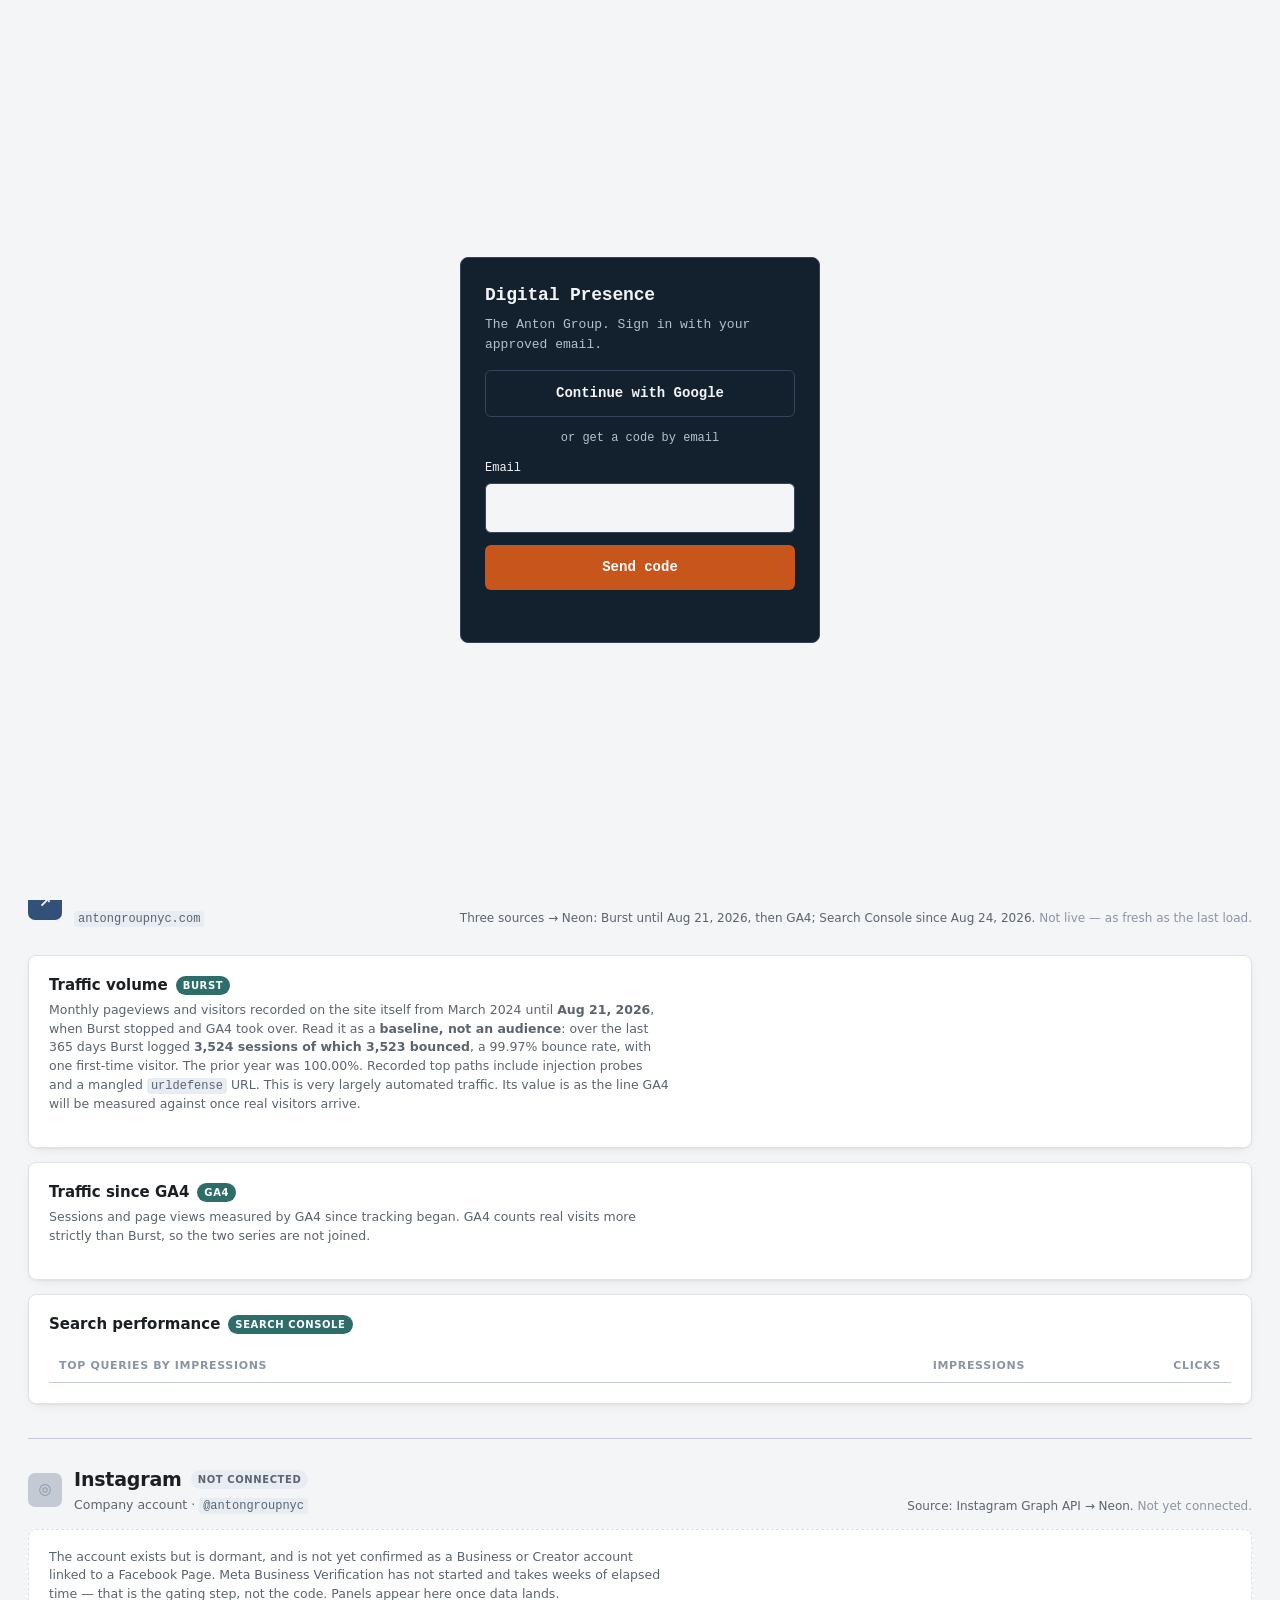
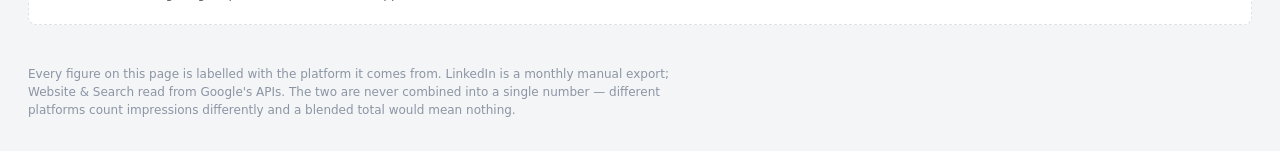
<file: digital-presence/index.html>
<!doctype html>
<html lang="en">
<head>
<meta charset="utf-8">
<meta name="viewport" content="width=device-width, initial-scale=1">
<meta name="robots" content="noindex, nofollow">
<title>Digital Presence — The Anton Group</title>
<style>
/* Digital Presence dashboard.
 *
 * An internal instrument, not a marketing page: scanned, not read. So the
 * type is small and dense, the numbers are tabular, and colour is reserved for
 * state (overdue, off-target) rather than decoration.
 *
 * Palette is a cool slate with a single brass accent — deliberately not the
 * site's #1300ef, so nobody mistakes this for a client-facing surface.
 */

:root {
  color-scheme: light;

  --bg:        #f4f5f7;
  --surface:   #ffffff;
  --ink:       #1b1f24;
  --ink-soft:  #5b6470;
  --ink-faint: #8b95a3;
  --line:      #dfe3e8;
  --line-firm: #c3cad4;

  --accent:    #8a6a3c;
  --good:      #2f6d4f;
  --warn:      #9a6b12;
  --warn-bg:   #fdf4e0;
  --bad:       #a3402c;
  --bad-bg:    #fbeae6;

  --series-a:  #33507a;   /* impressions */
  --series-b:  #8a6a3c;   /* followers   */
  --band:      #e8edf4;   /* target band */

  --radius: 8px;
  --shadow: 0 1px 2px rgba(27, 31, 36, .05), 0 4px 14px -8px rgba(27, 31, 36, .18);
}

@media (prefers-color-scheme: dark) {
  :root:not([data-theme="light"]) {
    color-scheme: dark;
    --bg:        #14171b;
    --surface:   #1c2027;
    --ink:       #e6e9ee;
    --ink-soft:  #a4adba;
    --ink-faint: #74808f;
    --line:      #2b313a;
    --line-firm: #3c444f;
    --accent:    #cfa96a;
    --good:      #6cc394;
    --warn:      #d9a83f;
    --warn-bg:   #33280f;
    --bad:       #e08a74;
    --bad-bg:    #3a231d;
    --series-a:  #7fa3d6;
    --series-b:  #cfa96a;
    --band:      #232a33;
    --shadow: 0 1px 2px rgba(0,0,0,.4), 0 6px 20px -10px rgba(0,0,0,.6);
  }
}

* { box-sizing: border-box; }

body {
  margin: 0;
  background: var(--bg);
  color: var(--ink);
  font: 400 14px/1.5 ui-sans-serif, system-ui, -apple-system, "Segoe UI", sans-serif;
  -webkit-font-smoothing: antialiased;
}

/* ---------- masthead ---------- */

.masthead {
  display: flex;
  flex-wrap: wrap;
  gap: 16px;
  align-items: flex-end;
  justify-content: space-between;
  padding: 28px 28px 20px;
  border-bottom: 1px solid var(--line);
}
.eyebrow {
  margin: 0 0 4px;
  font-size: 11px;
  letter-spacing: .14em;
  text-transform: uppercase;
  color: var(--accent);
}
h1 { margin: 0; font-size: 24px; font-weight: 600; letter-spacing: -.01em; }
.masthead-meta { display: flex; align-items: center; gap: 10px; }
.masthead-meta label {
  font-size: 11px; letter-spacing: .08em; text-transform: uppercase;
  color: var(--ink-faint);
}
select {
  font: inherit;
  padding: 5px 8px;
  color: var(--ink);
  background: var(--surface);
  border: 1px solid var(--line-firm);
  border-radius: 6px;
}
select:focus-visible { outline: 2px solid var(--accent); outline-offset: 1px; }

.muted { color: var(--ink-faint); font-size: 12px; margin: 0; }

/* ---------- banners ---------- */

.banner {
  margin: 16px 28px 0;
  padding: 12px 14px;
  border-radius: var(--radius);
  border: 1px solid;
  font-size: 13px;
}
.banner-error { background: var(--bad-bg);  border-color: var(--bad);  color: var(--bad); }
.banner-warn  { background: var(--warn-bg); border-color: var(--warn); color: var(--warn); }

/* ---------- freshness strip ----------
   Sits above everything. If the import is stale, that fact outranks every
   number below it. */

.strip {
  display: flex;
  flex-wrap: wrap;
  gap: 8px 28px;
  align-items: baseline;
  margin: 0;
  padding: 12px 16px;
  background: var(--surface);
  border: 1px solid var(--line);
  border-left: 3px solid var(--good);
  border-radius: var(--radius);
  box-shadow: var(--shadow);
  font-size: 13px;
}
.tip {
  display: flex;
  gap: 10px;
  align-items: baseline;
  margin: 10px 0 0;
  padding: 8px 12px;
  border-left: 3px solid var(--accent);
  background: var(--bg);
  border-radius: 0 var(--radius) var(--radius) 0;
  font-size: 13px;
  color: var(--ink);
}
.tip-label { font-size: 11px; letter-spacing: .06em; text-transform: uppercase; color: var(--accent); white-space: nowrap; }
.tip-src { color: var(--ink-faint); }
.strip.is-overdue { border-left-color: var(--warn); background: var(--warn-bg); }
.strip b { font-variant-numeric: tabular-nums; }

/* ---------- tiles ---------- */

main { padding: 20px 28px 40px; display: grid; gap: 20px; }

.tiles {
  display: grid;
  grid-template-columns: repeat(auto-fit, minmax(190px, 1fr));
  gap: 14px;
}
.tile {
  padding: 14px 16px;
  background: var(--surface);
  border: 1px solid var(--line);
  border-radius: var(--radius);
  box-shadow: var(--shadow);
}
.tile-label {
  margin: 0 0 6px;
  font-size: 11px; letter-spacing: .07em; text-transform: uppercase;
  color: var(--ink-faint);
}
.tile-value {
  margin: 0;
  font-size: 28px; font-weight: 600; line-height: 1.1;
  font-variant-numeric: tabular-nums;
}
.tile-sub { margin: 6px 0 0; font-size: 12px; color: var(--ink-soft); }
.tile.is-warn  .tile-value { color: var(--warn); }
.tile.is-bad   .tile-value { color: var(--bad); }
.tile.is-good  .tile-value { color: var(--good); }

/* ---------- platform sections ----------
   Every number on this page belongs to exactly one platform, and the page must
   say which without the reader having to infer it. Platforms are the top-level
   grouping; charts live inside one. Nothing is ever blended across them —
   platforms count impressions differently and a combined total would be
   meaningless. */

.platform {
  display: grid;
  gap: 14px;
  padding-top: 4px;
}
.platform + .platform {
  margin-top: 14px;
  padding-top: 26px;
  border-top: 1px solid var(--line-firm);
}
.platform-head {
  display: flex;
  flex-wrap: wrap;
  gap: 10px 20px;
  align-items: flex-end;
  justify-content: space-between;
}
.platform-id { display: flex; align-items: center; gap: 12px; }
.platform-id h2 {
  margin: 0;
  font-size: 19px; font-weight: 600; letter-spacing: -.01em;
  display: flex; align-items: center; gap: 9px;
}
.platform-sub { margin: 2px 0 0; font-size: 12.5px; color: var(--ink-soft); }
.platform-source { margin: 0; font-size: 12px; color: var(--ink-soft); text-align: right; }

/* A mark rather than a logo — no trademark use, and it survives both themes. */
.platform-mark {
  flex: none;
  width: 34px; height: 34px;
  display: grid; place-items: center;
  border-radius: 7px;
  font-size: 15px; font-weight: 700; line-height: 1;
  color: var(--surface);
}
.platform-mark-li  { background: #0a66c2; font-family: Georgia, serif; }
.platform-mark-web { background: var(--series-a); }
.platform-mark-ig  { background: linear-gradient(135deg, #b8318d, #e9603f); }

/* A staged platform is visibly not-yet rather than broken or empty. */
.platform-staged .platform-mark { background: var(--line-firm); color: var(--ink-faint); }
.platform-staged .panel { border-style: dashed; box-shadow: none; }


/* ---------- panels ---------- */

.panel {
  background: var(--surface);
  border: 1px solid var(--line);
  border-radius: var(--radius);
  box-shadow: var(--shadow);
  padding: 18px 20px 20px;
}
.panel-head { margin-bottom: 14px; }
.panel-head h3 {
  margin: 0 0 4px;
  font-size: 15px; font-weight: 600;
  display: flex; align-items: center; gap: 8px;
}
.panel-note {
  margin: 0;
  font-size: 12.5px; line-height: 1.5;
  color: var(--ink-soft);
  max-width: 78ch;
}
.panel-staged { border-style: dashed; box-shadow: none; }
.pill {
  font-size: 10px; letter-spacing: .06em; text-transform: uppercase;
  padding: 2px 7px; border-radius: 999px;
  background: var(--band); color: var(--ink-soft); font-weight: 600;
}
/* Must follow .pill — same specificity, so source order decides. */
.pill-li    { background: #0a66c2; color: #fff; }
.pill-burst { background: #2f6d6a; color: #fff; }

.chart { width: 100%; overflow-x: auto; }
.chart svg { display: block; width: 100%; height: auto; }

/* ---------- table ---------- */

.table-scroll { overflow-x: auto; }
table { width: 100%; border-collapse: collapse; font-size: 13px; }
th, td {
  padding: 8px 10px;
  text-align: left;
  border-bottom: 1px solid var(--line);
  vertical-align: top;
}
th {
  font-size: 11px; letter-spacing: .06em; text-transform: uppercase;
  color: var(--ink-faint); font-weight: 600;
  border-bottom: 1px solid var(--line-firm);
  white-space: nowrap;
}
td.num, th.num { text-align: right; font-variant-numeric: tabular-nums; white-space: nowrap; }
tbody tr:last-child td { border-bottom: none; }
.post-text {
  display: block;
  max-width: 46ch;
  overflow: hidden;
  text-overflow: ellipsis;
  white-space: nowrap;
  color: var(--ink-soft);
}

/* ---------- chart internals ---------- */

.axis text  { font-size: 10px; fill: var(--ink-faint); }
.axis line, .axis path { stroke: var(--line); }
.gridline   { stroke: var(--line); stroke-dasharray: 2 3; }
.bar        { fill: var(--series-a); }
.bar.below  { fill: var(--line-firm); }
.target-band{ fill: var(--band); }
.series-a   { stroke: var(--series-a); fill: none; stroke-width: 2; }
.series-b   { stroke: var(--series-b); fill: none; stroke-width: 2; }
.dot-a      { fill: var(--series-a); }
.dot-b      { fill: var(--series-b); }
.bar-followers { fill: var(--series-a); }
.bar-visitors  { fill: var(--series-b); }
.chart-legend {
  display: flex; flex-wrap: wrap; gap: 14px;
  margin: 10px 0 0; padding: 0; list-style: none;
  font-size: 12px; color: var(--ink-soft);
}
.chart-legend li { display: flex; align-items: center; gap: 6px; }
.swatch { width: 10px; height: 10px; border-radius: 2px; flex: none; }

footer { padding: 0 28px 32px; }
footer p { max-width: 90ch; }
code {
  font: 12px/1 ui-monospace, "Cascadia Code", Consolas, monospace;
  background: var(--band); padding: 1px 4px; border-radius: 3px;
}

@media (max-width: 620px) {
  .masthead, .strip, .banner { margin-inline: 0; padding-inline: 16px; }
  main { padding: 16px; }
  footer { padding: 0 16px 24px; }
}

@media print {
  body { background: #fff; }
  .panel, .tile, .strip { box-shadow: none; border-color: #bbb; }
  .masthead-meta select { display: none; }
}

@media (prefers-reduced-motion: reduce) {
  * { animation: none !important; transition: none !important; }
}

</style>
<script>
/* The page asks /api/metrics?range=... as before. The data now comes from the Data API behind sign-in (auth.js). */
(function () {
  const real = window.fetch ? window.fetch.bind(window) : null;
  const API_URL = 'https://ep-plain-king-bdcfq2ot.apirest.c-8.us-east-2.aws.neon.tech/market_data/rest/v1';
  const auth = import('./auth.js');
  async function metrics(key, retried) {
    const { getToken } = await auth;
    const token = await getToken({ force: !!retried });
    const res = await real(API_URL + '/digital_presence?select=payload&range=eq.' + encodeURIComponent(key),
      { headers: { Authorization: 'Bearer ' + token, 'Accept-Profile': 'dash_api' } });
    if (res.status === 401 && !retried) return metrics(key, true);
    if (!res.ok) throw new Error('Data API ' + res.status);
    const rows = await res.json();
    if (!rows.length) {
      // Signed in but not on the approved list: the view returns nothing.
      await getToken({ force: true, message: 'This account is not on the approved list. Ask the dashboard owner for access, or sign in with an approved email.' });
      return metrics(key, true);
    }
    return new Response(JSON.stringify(rows[0].payload), { status: 200, headers: { 'Content-Type': 'application/json' } });
  }
  window.fetch = function (input, init) {
    const url = String((input && input.url) || input || '');
    if (url.indexOf('/api/metrics') !== -1) {
      const m = url.match(/range=([^&]+)/);
      return metrics(m ? decodeURIComponent(m[1]) : '365d');
    }
    return real ? real(input, init) : Promise.reject(new Error('offline'));
  };
}());
</script>
</head>
<body>

<header class="masthead">
  <div>
    <p class="eyebrow">The Anton Group</p>
    <h1>Digital Presence</h1>
  </div>
  <div class="masthead-meta">
    <label for="range">Window</label>
    <select id="range" aria-label="Time window">
      <option value="365d" selected>Last 365 days</option>
      <option value="90d">Last 90 days</option>
      <option value="all">All data</option>
    </select>
    <p id="generated" class="muted"></p>
  </div>
</header>

<noscript>
  <div class="banner banner-warn">
    This page reads live data and needs JavaScript enabled.
  </div>
</noscript>

<div id="error" class="banner banner-error" hidden></div>

<main>

  <!-- ================= LINKEDIN ================= -->
  <section class="platform" aria-labelledby="li-heading">

    <div class="platform-head">
      <div class="platform-id">
        <span class="platform-mark platform-mark-li" aria-hidden="true">in</span>
        <div>
          <h2 id="li-heading">LinkedIn</h2>
          <p class="platform-sub">Company page · <code>@antongroupnyc</code></p>
        </div>
      </div>
      <p class="platform-source">
        Source: monthly page-analytics export → Neon.
        <span class="muted">Not live — as fresh as the last import.</span>
      </p>
    </div>

    <!-- Freshness belongs to LinkedIn specifically: it describes the age of
         that export, not of the dashboard as a whole. -->
    <div id="freshness-strip" class="strip" aria-live="polite"></div>

    <div class="tiles" id="tiles" aria-label="LinkedIn headline figures"></div>

    <section class="panel">
      <div class="panel-head">
        <h3>Posting cadence <span class="pill pill-li">LinkedIn</span></h3>
        <p class="panel-note">
          Bars are posts published to the company page. The band is the 4–6 per
          month the baseline recommends. This is the constraint — per-post
          performance is healthy; supply is not.
        </p>
        <p class="tip">
          <span class="tip-label">Get noticed</span>
          <span>Pages that post at least once a week see 5× more followers. <span class="tip-src">LinkedIn page admin guidance</span></span>
        </p>
      </div>
      <div id="chart-cadence" class="chart"></div>
    </section>

    <section class="panel">
      <div class="panel-head">
        <h3>Reach and follower growth <span class="pill pill-li">LinkedIn</span></h3>
        <p class="panel-note">
          Monthly organic impressions on the company page against net new
          followers. Follower gain tracks posting, not reach.
        </p>
      </div>
      <div id="chart-trend" class="chart"></div>
    </section>

    <section class="panel">
      <div class="panel-head">
        <h3>Audience quality <span class="pill pill-li">LinkedIn</span></h3>
        <p class="panel-note" id="composition-note"></p>
      </div>
      <div id="chart-composition" class="chart"></div>
    </section>

    <section class="panel">
      <div class="panel-head">
        <h3>Every post <span class="pill pill-li">LinkedIn</span></h3>
        <p class="panel-note">
          Company-page posts, newest first. Engagement rate and CTR are stored as
          fractions and formatted here. These are per-post figures and will not
          sum to the page-level totals above — page counts include activity not
          attributable to a specific post.
        </p>
      </div>
      <div class="table-scroll">
        <table id="posts-table">
          <thead>
            <tr>
              <th scope="col">Date</th>
              <th scope="col">Post</th>
              <th scope="col" class="num">Impressions</th>
              <th scope="col" class="num">Clicks</th>
              <th scope="col" class="num">CTR</th>
              <th scope="col" class="num">Reactions</th>
              <th scope="col" class="num">Reposts</th>
              <th scope="col" class="num">Eng. rate</th>
            </tr>
          </thead>
          <tbody></tbody>
        </table>
      </div>
    </section>
  </section>

  <!-- ================= WEBSITE ================= -->
  <section class="platform" aria-labelledby="web-heading">
    <div class="platform-head">
      <div class="platform-id">
        <span class="platform-mark platform-mark-web" aria-hidden="true">↗</span>
        <div>
          <h2 id="web-heading">Website &amp; Search</h2>
          <p class="platform-sub"><code>antongroupnyc.com</code></p>
        </div>
      </div>
      <p class="platform-source">
        Three sources → Neon: Burst until Aug 21, 2026, then GA4; Search Console since Aug 24, 2026.
        <span class="muted">Not live — as fresh as the last load.</span>
      </p>
    </div>

    <div class="tiles" id="burst-tiles" aria-label="Burst headline figures"></div>

    <section class="panel">
      <div class="panel-head">
        <h3>Traffic volume <span class="pill pill-burst">Burst</span></h3>
        <p class="panel-note">
          Monthly pageviews and visitors recorded on the site itself from March
          2024 until <b>Aug 21, 2026</b>, when Burst stopped and GA4 took over. Read it as a
          <b>baseline, not an audience</b>: over the last 365 days Burst logged
          <b>3,524 sessions of which 3,523 bounced</b>, a 99.97% bounce rate,
          with one first-time visitor. The prior year was 100.00%. Recorded
          top paths include injection probes and a mangled
          <code>urldefense</code> URL. This is very largely automated traffic.
          Its value is as the line GA4 will be measured against once real
          visitors arrive.
        </p>
      </div>
      <div id="chart-burst" class="chart"></div>
    </section>

    <section class="panel">
      <div class="panel-head">
        <h3>Traffic since GA4 <span class="pill pill-burst">GA4</span></h3>
        <p class="panel-note" id="ga4-note">
          Sessions and page views measured by GA4 since tracking began. GA4 counts
          real visits more strictly than Burst, so the two series are not joined.
        </p>
      </div>
      <div class="tiles" id="ga4-tiles" aria-label="GA4 headline figures"></div>
      <div id="chart-ga4" class="chart"></div>
    </section>

    <section class="panel">
      <div class="panel-head">
        <h3>Search performance <span class="pill pill-burst">Search Console</span></h3>
        <p class="panel-note" id="search-note"></p>
      </div>
      <div class="tiles" id="search-tiles" aria-label="Search Console headline figures"></div>
      <table id="search-table">
        <thead><tr><th>Top queries by impressions</th><th class="num">Impressions</th><th class="num">Clicks</th></tr></thead>
        <tbody></tbody>
      </table>
    </section>
  </section>

  <!-- ================= INSTAGRAM ================= -->
  <section class="platform platform-staged" aria-labelledby="ig-heading">
    <div class="platform-head">
      <div class="platform-id">
        <span class="platform-mark platform-mark-ig" aria-hidden="true">◎</span>
        <div>
          <h2 id="ig-heading">Instagram <span class="pill">not connected</span></h2>
          <p class="platform-sub">Company account · <code>@antongroupnyc</code></p>
        </div>
      </div>
      <p class="platform-source">
        Source: Instagram Graph API → Neon.
        <span class="muted">Not yet connected.</span>
      </p>
    </div>

    <div class="panel">
      <p class="panel-note">
        The account exists but is dormant, and is not yet confirmed as a
        Business or Creator account linked to a Facebook Page. Meta Business
        Verification has not started and takes weeks of elapsed time — that is
        the gating step, not the code. Panels appear here once data lands.
      </p>
    </div>
  </section>

</main>

<footer>
  <p class="muted">
    Every figure on this page is labelled with the platform it comes from. LinkedIn
    is a monthly manual export; Website &amp; Search read from Google's APIs. The two
    are never combined into a single number — different platforms count impressions
    differently and a blended total would mean nothing.
  </p>
</footer>

<script>
/* Hand-built inline SVG charts. No library — three chart types do not justify
 * a dependency, and inline SVG inherits the CSS custom properties so both
 * colour schemes work without a second palette.
 *
 * Every chart draws into a fixed viewBox and scales via CSS, so there is no
 * resize handling and no layout thrash.
 */
(function (global) {
  'use strict';

  const NS = 'http://www.w3.org/2000/svg';
  const el = (name, attrs = {}, text = null) => {
    const n = document.createElementNS(NS, name);
    for (const [k, v] of Object.entries(attrs)) n.setAttribute(k, String(v));
    if (text !== null) n.textContent = text;
    return n;
  };

  /** Round a max up to something a human would choose for an axis top. */
  function niceMax(v) {
    if (v <= 0) return 1;
    const mag = Math.pow(10, Math.floor(Math.log10(v)));
    const norm = v / mag;
    const step = norm <= 1 ? 1 : norm <= 2 ? 2 : norm <= 5 ? 5 : 10;
    return step * mag;
  }

  const fmt = (n) => (n === null || n === undefined ? '—' : n.toLocaleString('en-US'));
  const shortMonth = (ym) => {
    const [y, m] = ym.split('-');
    return ['Jan','Feb','Mar','Apr','May','Jun','Jul','Aug','Sep','Oct','Nov','Dec'][+m - 1]
      + (m === '01' ? ` ’${y.slice(2)}` : '');
  };

  function legend(items) {
    const ul = document.createElement('ul');
    ul.className = 'chart-legend';
    for (const it of items) {
      const li = document.createElement('li');
      const sw = document.createElement('span');
      sw.className = 'swatch';
      sw.style.background = it.color;
      li.append(sw, document.createTextNode(it.label));
      ul.appendChild(li);
    }
    return ul;
  }

  /* ------------------------------------------------------------------ *
   * Posting cadence: bars with the 4–6/month target band behind them.
   * The band is the whole point — it turns "1 post" from a number into a
   * miss you can see without reading the axis.
   * ------------------------------------------------------------------ */
  function cadence(mount, rows, target = [4, 6]) {
    mount.textContent = '';
    if (!rows || !rows.length) return empty(mount, 'No posts in this window.');

    const W = 900, H = 260, P = { t: 14, r: 14, b: 30, l: 40 };
    const iw = W - P.l - P.r, ih = H - P.t - P.b;
    const max = niceMax(Math.max(target[1], ...rows.map((r) => r.posts)));
    const y = (v) => P.t + ih - (v / max) * ih;
    const bw = Math.min(46, (iw / rows.length) * 0.62);

    const svg = el('svg', {
      viewBox: `0 0 ${W} ${H}`, role: 'img',
      'aria-label': `Posts per month. Target ${target[0]} to ${target[1]}.`,
    });

    svg.appendChild(el('rect', {
      class: 'target-band', x: P.l, y: y(target[1]),
      width: iw, height: Math.max(1, y(target[0]) - y(target[1])),
    }));

    for (let i = 0; i <= 4; i++) {
      const v = (max / 4) * i;
      svg.appendChild(el('line', { class: 'gridline', x1: P.l, x2: P.l + iw, y1: y(v), y2: y(v) }));
      svg.appendChild(el('text', {
        class: 'axis-label', x: P.l - 8, y: y(v) + 3.5, 'text-anchor': 'end',
        fill: 'currentColor', style: 'font-size:10px;opacity:.55',
      }, String(Math.round(v))));
    }

    rows.forEach((r, i) => {
      const cx = P.l + (iw / rows.length) * (i + 0.5);
      const h = Math.max(0, P.t + ih - y(r.posts));
      const g = el('g');
      g.appendChild(el('rect', {
        class: 'bar' + (r.posts < target[0] ? ' below' : ''),
        x: cx - bw / 2, y: y(r.posts), width: bw, height: h, rx: 2,
      }));
      g.appendChild(el('title', {}, `${r.month}: ${r.posts} post${r.posts === 1 ? '' : 's'}`));
      if (r.posts > 0) {
        g.appendChild(el('text', {
          x: cx, y: y(r.posts) - 5, 'text-anchor': 'middle',
          fill: 'currentColor', style: 'font-size:10px;opacity:.7',
        }, String(r.posts)));
      }
      g.appendChild(el('text', {
        x: cx, y: H - 10, 'text-anchor': 'middle',
        fill: 'currentColor', style: 'font-size:10px;opacity:.55',
      }, shortMonth(r.month)));
      svg.appendChild(g);
    });

    mount.appendChild(svg);
    mount.appendChild(legend([
      { color: 'var(--series-a)', label: 'On or above target' },
      { color: 'var(--line-firm)', label: 'Below 4/month' },
      { color: 'var(--band)', label: 'Target band (4–6)' },
    ]));
  }

  /* ------------------------------------------------------------------ *
   * Reach vs follower growth: two lines on independent scales.
   * Independent axes are deliberate — the question is whether the shapes
   * move together, not how the magnitudes compare.
   * ------------------------------------------------------------------ */
  function trend(mount, rows) {
    mount.textContent = '';
    if (!rows || !rows.length) return empty(mount, 'No daily data in this window.');

    const W = 900, H = 280, P = { t: 16, r: 46, b: 30, l: 48 };
    const iw = W - P.l - P.r, ih = H - P.t - P.b;
    const maxI = niceMax(Math.max(...rows.map((r) => r.impressions || 0)));
    const maxF = niceMax(Math.max(1, ...rows.map((r) => r.net_followers || 0)));
    const x = (i) => P.l + (rows.length === 1 ? iw / 2 : (iw / (rows.length - 1)) * i);
    const yI = (v) => P.t + ih - ((v || 0) / maxI) * ih;
    const yF = (v) => P.t + ih - ((v || 0) / maxF) * ih;

    const svg = el('svg', {
      viewBox: `0 0 ${W} ${H}`, role: 'img',
      'aria-label': 'Monthly organic impressions and net new followers.',
    });

    for (let i = 0; i <= 4; i++) {
      const v = (maxI / 4) * i;
      svg.appendChild(el('line', { class: 'gridline', x1: P.l, x2: P.l + iw, y1: yI(v), y2: yI(v) }));
      svg.appendChild(el('text', {
        x: P.l - 8, y: yI(v) + 3.5, 'text-anchor': 'end',
        fill: 'currentColor', style: 'font-size:10px;opacity:.55',
      }, v >= 1000 ? `${Math.round(v / 1000)}k` : String(Math.round(v))));
      svg.appendChild(el('text', {
        x: P.l + iw + 8, y: yF((maxF / 4) * i) + 3.5,
        fill: 'currentColor', style: 'font-size:10px;opacity:.55',
      }, String(Math.round((maxF / 4) * i))));
    }

    const path = (acc, yf) => rows.map((r, i) => `${i ? 'L' : 'M'}${x(i)},${yf(r[acc])}`).join(' ');
    svg.appendChild(el('path', { class: 'series-a', d: path('impressions', yI) }));
    svg.appendChild(el('path', { class: 'series-b', d: path('net_followers', yF) }));

    rows.forEach((r, i) => {
      const a = el('circle', { class: 'dot-a', cx: x(i), cy: yI(r.impressions), r: 3 });
      a.appendChild(el('title', {}, `${r.month}: ${fmt(r.impressions)} impressions`));
      svg.appendChild(a);
      const b = el('circle', { class: 'dot-b', cx: x(i), cy: yF(r.net_followers), r: 3 });
      b.appendChild(el('title', {}, `${r.month}: ${fmt(r.net_followers)} net followers`));
      svg.appendChild(b);
      if (i % Math.ceil(rows.length / 8) === 0 || i === rows.length - 1) {
        svg.appendChild(el('text', {
          x: x(i), y: H - 10, 'text-anchor': 'middle',
          fill: 'currentColor', style: 'font-size:10px;opacity:.55',
        }, shortMonth(r.month)));
      }
    });

    mount.appendChild(svg);
    mount.appendChild(legend([
      { color: 'var(--series-a)', label: 'Organic impressions (left)' },
      { color: 'var(--series-b)', label: 'Net new followers (right)' },
    ]));
  }

  /* ------------------------------------------------------------------ *
   * Audience quality: a back-to-back bar chart.
   * Followers left, visitors right, one shared seniority axis. Charted
   * separately these two are unremarkable; opposed, the divergence is the
   * entire finding — the followers are senior, the visitors are not.
   * ------------------------------------------------------------------ */
  function composition(mount, rows) {
    mount.textContent = '';
    if (!rows || !rows.length) return empty(mount, 'No demographic snapshot loaded.');

    const byAud = { followers: {}, visitors: {} };
    for (const r of rows) (byAud[r.audience_type] ||= {})[r.value] = Number(r.pct);

    const ORDER = ['CXO', 'Owner', 'Partner', 'VP', 'Director', 'Senior', 'Manager', 'Entry', 'Training', 'Unpaid'];
    const labels = ORDER.filter((k) => byAud.followers[k] != null || byAud.visitors[k] != null);
    if (!labels.length) return empty(mount, 'No seniority breakdown available.');

    const W = 900, H = 30 + labels.length * 26, GUT = 96;
    const half = (W - GUT) / 2;
    const max = Math.max(10, ...labels.map((k) => Math.max(byAud.followers[k] || 0, byAud.visitors[k] || 0)));
    const rowH = 26, bh = 14;

    const svg = el('svg', {
      viewBox: `0 0 ${W} ${H}`, role: 'img',
      'aria-label': 'Seniority of followers compared with page visitors, percent.',
    });

    labels.forEach((k, i) => {
      const cy = 18 + i * rowH;
      svg.appendChild(el('text', {
        x: W / 2, y: cy + bh - 3, 'text-anchor': 'middle',
        fill: 'currentColor', style: 'font-size:11px',
      }, k));

      const f = byAud.followers[k] || 0;
      const wf = (f / max) * half;
      const gf = el('g');
      gf.appendChild(el('rect', { class: 'bar-followers', x: W / 2 - GUT / 2 - wf, y: cy, width: wf, height: bh, rx: 2 }));
      gf.appendChild(el('title', {}, `Followers · ${k}: ${f}%`));
      svg.appendChild(gf);
      if (f >= 3) svg.appendChild(el('text', {
        x: W / 2 - GUT / 2 - wf - 5, y: cy + bh - 3, 'text-anchor': 'end',
        fill: 'currentColor', style: 'font-size:10px;opacity:.7',
      }, `${f}%`));

      const v = byAud.visitors[k] || 0;
      const wv = (v / max) * half;
      const gv = el('g');
      gv.appendChild(el('rect', { class: 'bar-visitors', x: W / 2 + GUT / 2, y: cy, width: wv, height: bh, rx: 2 }));
      gv.appendChild(el('title', {}, `Visitors · ${k}: ${v}%`));
      svg.appendChild(gv);
      if (v >= 3) svg.appendChild(el('text', {
        x: W / 2 + GUT / 2 + wv + 5, y: cy + bh - 3,
        fill: 'currentColor', style: 'font-size:10px;opacity:.7',
      }, `${v}%`));
    });

    mount.appendChild(svg);
    mount.appendChild(legend([
      { color: 'var(--series-a)', label: 'Followers (left)' },
      { color: 'var(--series-b)', label: 'Page visitors (right)' },
    ]));
  }

  /* ------------------------------------------------------------------ *
   * Traffic volume: paired monthly bars, no target band.
   * Used for Burst. There is deliberately no goal line here — this series
   * is automated traffic, so "more" would not be better and a target would
   * imply otherwise.
   * ------------------------------------------------------------------ */
  function volume(mount, rows, o) {
    o = o || { a: 'pageviews', b: 'visitors', la: 'Pageviews', lb: 'Visitors', aria: 'Monthly Burst pageviews and visitors.' };
    mount.textContent = '';
    if (!rows || !rows.length) return empty(mount, 'No traffic data in this window.');

    const W = 900, H = 240, P = { t: 14, r: 14, b: 30, l: 44 };
    const iw = W - P.l - P.r, ih = H - P.t - P.b;
    const max = niceMax(Math.max(1, ...rows.map((r) => Math.max(r[o.a], r[o.b]))));
    const y = (v) => P.t + ih - (v / max) * ih;
    const slot = iw / rows.length;
    const bw = Math.min(18, slot * 0.32);

    const svg = el('svg', {
      viewBox: `0 0 ${W} ${H}`, role: 'img',
      'aria-label': o.aria,
    });

    for (let i = 0; i <= 4; i++) {
      const v = (max / 4) * i;
      svg.appendChild(el('line', { class: 'gridline', x1: P.l, x2: P.l + iw, y1: y(v), y2: y(v) }));
      svg.appendChild(el('text', {
        x: P.l - 8, y: y(v) + 3.5, 'text-anchor': 'end',
        fill: 'currentColor', style: 'font-size:10px;opacity:.55',
      }, String(Math.round(v))));
    }

    rows.forEach((r, i) => {
      const cx = P.l + slot * (i + 0.5);
      const g = el('g');
      [[o.a, 'bar-followers', -bw / 2 - 1], [o.b, 'bar-visitors', 1]].forEach(
        ([key, cls, dx]) => {
          const h = Math.max(0, P.t + ih - y(r[key]));
          const rect = el('rect', {
            class: cls, x: cx + dx, y: y(r[key]), width: bw, height: h, rx: 2,
          });
          rect.appendChild(el('title', {}, `${r.month}: ${fmt(r[key])} ${key}`));
          g.appendChild(rect);
        }
      );
      if (i % Math.ceil(rows.length / 8) === 0 || i === rows.length - 1) {
        g.appendChild(el('text', {
          x: cx, y: H - 10, 'text-anchor': 'middle',
          fill: 'currentColor', style: 'font-size:10px;opacity:.55',
        }, shortMonth(r.month)));
      }
      svg.appendChild(g);
    });

    mount.appendChild(svg);
    mount.appendChild(legend([
      { color: 'var(--series-a)', label: o.la },
      { color: 'var(--series-b)', label: o.lb },
    ]));
  }

  function empty(mount, msg) {
    const p = document.createElement('p');
    p.className = 'panel-note';
    p.textContent = msg;
    mount.appendChild(p);
  }

  global.Charts = { cadence, trend, composition, volume, fmt };
})(window);

</script>
<script>
/* One fetch, one render. All arithmetic that could go wrong lives in SQL;
 * this file formats and places.
 *
 * The single formatting rule that matters: engagement_rate and ctr are stored
 * as FRACTIONS (0.0483, not 4.83). pct() is the only place they are multiplied,
 * so there is exactly one line to get wrong instead of six.
 */
(function () {
  'use strict';

  const $ = (id) => document.getElementById(id);
  const fmt = (n) => (n === null || n === undefined ? '—' : Number(n).toLocaleString('en-US'));
  const pct = (frac, dp = 1) =>
    frac === null || frac === undefined ? '—' : `${(Number(frac) * 100).toFixed(dp)}%`;
  const plural = (n, s, p) => `${n} ${n === 1 ? s : p}`;
  // Postgres dates arrive from the Function as full ISO timestamps
  // ("2026-08-24T04:00:00.000Z"). Printed raw they read as machine output in
  // the middle of a sentence. Sliced rather than parsed: `new Date(...)` and
  // then formatting would shift the calendar date by one for any viewer west
  // of UTC, because these are dates, not instants.
  const day = (v) => (typeof v === 'string' ? v.slice(0, 10) : v == null ? '—' : String(v));

  function showError(msg) {
    const box = $('error');
    box.textContent = msg;
    box.hidden = false;
  }

  /* ---------- freshness strip ----------
     Renders days-since-last-post and the age of the import together, always.
     The tile exists because the page once went 56 days dark unnoticed; since
     the feed is a monthly manual export, showing the first figure without the
     second would reproduce exactly that blindness. */
  function renderFreshness(f) {
    const strip = $('freshness-strip');
    strip.textContent = '';
    if (!f) {
      strip.textContent = 'Freshness unavailable.';
      return;
    }
    strip.classList.toggle('is-overdue', Boolean(f.export_overdue));

    const bits = [
      `<span><b>${plural(f.days_since_last_post, 'day', 'days')}</b> since the last post
        <span class="muted">(${day(f.last_post)})</span></span>`,
      `<span>Data runs through <b>${day(f.data_through)}</b>
        <span class="muted">— ${plural(f.data_age_days, 'day', 'days')} ago</span></span>`,
      `<span><b>${f.days_of_data}</b> days loaded
        <span class="muted">from ${day(f.data_from)}</span></span>`,
    ];
    if (f.export_overdue) {
      bits.push('<span><b>Export overdue.</b> Run the monthly LinkedIn export — '
        + 'every figure below is older than it looks.</span>');
    }
    strip.innerHTML = bits.join('');
  }

  /* ---------- tiles ---------- */
  function renderTiles(d) {
    const f = d.freshness || {};
    const totals = (d.trend || []).reduce(
      (a, r) => ({
        impressions: a.impressions + (r.impressions || 0),
        clicks: a.clicks + (r.clicks || 0),
        followers: a.followers + (r.net_followers || 0),
      }),
      { impressions: 0, clicks: 0, followers: 0 }
    );

    const monthly = d.cadence || [];
    const avg = monthly.length
      ? monthly.reduce((s, r) => s + r.posts, 0) / monthly.length
      : 0;

    const tiles = [
      {
        label: 'Posts this month',
        value: f.posts_this_month ?? '—',
        sub: `${avg.toFixed(1)}/month average · target 4–6`,
        state: (f.posts_this_month ?? 0) >= 4 ? 'is-good' : 'is-bad',
      },
      {
        label: 'Organic impressions',
        value: fmt(totals.impressions),
        sub: `${fmt(totals.clicks)} clicks · ${
          totals.impressions ? pct(totals.clicks / totals.impressions, 2) : '—'
        } page CTR`,
      },
      {
        label: 'Net new followers',
        value: fmt(totals.followers),
        sub: `${plural(f.posts_total ?? 0, 'post', 'posts')} in the window`,
      },
      {
        label: 'Followers per post',
        value: f.posts_total ? (totals.followers / f.posts_total).toFixed(1) : '—',
        sub: 'Posting drives follower growth; reach alone does not',
      },
    ];

    $('tiles').innerHTML = tiles
      .map(
        (t) => `<article class="tile ${t.state || ''}">
            <p class="tile-label">${t.label}</p>
            <p class="tile-value">${t.value}</p>
            <p class="tile-sub">${t.sub}</p>
          </article>`
      )
      .join('');
  }

  /* ---------- posts table ---------- */
  function renderPosts(rows) {
    const body = document.querySelector('#posts-table tbody');
    body.textContent = '';
    if (!rows || !rows.length) {
      body.innerHTML = '<tr><td colspan="8" class="muted">No posts loaded.</td></tr>';
      return;
    }
    body.innerHTML = rows
      .map((r) => {
        // Post text can contain markup-significant characters; build with
        // textContent semantics by escaping rather than interpolating raw.
        const text = String(r.content || '')
          .replace(/&/g, '&amp;')
          .replace(/</g, '&lt;')
          .replace(/>/g, '&gt;');
        return `<tr>
          <td>${r.posted_at || '—'}</td>
          <td><span class="post-text" title="${text}">${text || '—'}</span></td>
          <td class="num">${fmt(r.impressions)}</td>
          <td class="num">${fmt(r.clicks)}</td>
          <td class="num">${pct(r.ctr, 2)}</td>
          <td class="num">${fmt(r.likes)}</td>
          <td class="num">${fmt(r.reposts)}</td>
          <td class="num">${pct(r.engagement_rate)}</td>
        </tr>`;
      })
      .join('');
  }

  /* ---------- Burst (website) ----------
     Deliberately uncoloured. The tile states elsewhere mean "off target", and
     there is no target here — this series is very largely automated traffic,
     so a rising number is not an improvement and must not be styled as one.
     No bounce tile: the stored counts are page-level and cannot produce a
     session-level rate, so the measured figure stays in the panel note where
     its source and window are stated. */
  function renderBurst(burst) {
    const mount = $('burst-tiles');
    const t = burst && burst.totals;
    if (!t) {
      mount.innerHTML = '<article class="tile"><p class="tile-label">Burst</p>'
        + '<p class="tile-value">—</p><p class="tile-sub">No data returned.</p></article>';
      Charts.volume($('chart-burst'), []);
      return;
    }

    const span = t.first_month && t.last_month ? `${t.first_month} → ${t.last_month}` : '—';
    const tiles = [
      { label: 'Pageviews',  value: fmt(t.pageviews),
        sub: 'Recorded on-site by Burst' },
      { label: 'Sessions',   value: fmt(t.sessions),
        sub: 'Site-wide daily figure, not summed per page' },
      { label: 'Visitors',   value: fmt(t.visitors),
        sub: 'Counted per page, so higher than sessions' },
      { label: 'History',    value: (t.months ?? (burst.monthly || []).length) + ' mo',
        sub: span },
    ];
    mount.innerHTML = tiles.map((x) => `<article class="tile">
        <p class="tile-label">${x.label}</p>
        <p class="tile-value">${x.value}</p>
        <p class="tile-sub">${x.sub}</p>
      </article>`).join('');

    Charts.volume($('chart-burst'), burst.monthly || []);
  }

  /* ---------- GA4 and Search Console ---------- */
  function tilesHTML(list) {
    return list.map((x) => `<article class="tile">
        <p class="tile-label">${x.label}</p>
        <p class="tile-value">${x.value}</p>
        <p class="tile-sub">${x.sub}</p>
      </article>`).join('');
  }
  const share = (n, d) => (d ? Math.round((100 * n) / d) + '%' : '—');

  function renderGA4(ga4) {
    const t = ga4 && ga4.totals;
    if (!t || !t.sessions) {
      $('ga4-tiles').innerHTML = tilesHTML([{ label: 'GA4', value: '—', sub: 'No data returned.' }]);
      Charts.volume($('chart-ga4'), []);
      return;
    }
    const ch = Object.fromEntries((ga4.channels || []).map((c) => [c.channel_group, c]));
    const search = ch['Organic Search'] || { sessions: 0, engaged_sessions: 0 };
    const direct = ch['Direct'] || { sessions: 0, engaged_sessions: 0 };
    $('ga4-tiles').innerHTML = tilesHTML([
      { label: 'Sessions', value: fmt(t.sessions), sub: `${t.first_day} → ${t.last_day}` },
      { label: 'Engaged', value: share(t.engaged_sessions, t.sessions), sub: 'of sessions, all channels' },
      { label: 'Direct', value: share(direct.sessions, t.sessions),
        sub: `of sessions; ${share(direct.engaged_sessions, direct.sessions)} engaged` },
      { label: 'Search', value: share(search.sessions, t.sessions),
        sub: `of sessions; ${share(search.engaged_sessions, search.sessions)} engaged` },
    ]);
    Charts.volume($('chart-ga4'), ga4.monthly || [],
      { a: 'page_views', b: 'sessions', la: 'Page views', lb: 'Sessions', aria: 'Monthly GA4 page views and sessions.' });
  }

  function renderSearch(sc) {
    const t = sc && sc.totals;
    const body = $('search-table').querySelector('tbody');
    if (!t || !t.impressions) {
      $('search-tiles').innerHTML = tilesHTML([{ label: 'Search Console', value: '—', sub: 'No data returned.' }]);
      body.innerHTML = '';
      return;
    }
    $('search-note').textContent = `Google Search, ${t.first_day} to ${t.last_day}. `
      + `Search finds the brand, not the expertise: ${fmt(sc.mm_impressions)} impressions came from `
      + 'Marcus & Millichap queries that never mention us.';
    $('search-tiles').innerHTML = tilesHTML([
      { label: 'Impressions', value: fmt(t.impressions), sub: `${fmt(sc.queries)} queries` },
      { label: 'Clicks', value: fmt(t.clicks), sub: `${t.impressions ? ((100 * t.clicks) / t.impressions).toFixed(1) : '—'}% click-through` },
      { label: 'Brand clicks', value: fmt(sc.brand_clicks), sub: `of ${fmt(t.clicks)}, from searches naming us` },
    ]);
    body.innerHTML = '';
    (sc.top_queries || []).forEach((q) => {
      const tr = document.createElement('tr');
      [q.query, fmt(q.impressions), fmt(q.clicks)].forEach((v, i) => {
        const td = document.createElement('td');
        td.textContent = v;
        if (i) td.className = 'num';
        tr.appendChild(td);
      });
      body.appendChild(tr);
    });
  }

  /* ---------- load ---------- */
  async function load(range) {
    $('error').hidden = true;
    try {
      const res = await fetch(`/api/metrics?range=${encodeURIComponent(range)}`, {
        headers: { Accept: 'application/json' },
        credentials: 'same-origin',
      });
      if (!res.ok) {
        // 403 here almost always means the Cloudflare Access session lapsed
        // rather than a genuine permission problem, so say so.
        if (res.status === 403) {
          showError('Your session expired. Reload the page to sign in again.');
        } else {
          showError(`Could not load data (HTTP ${res.status}). The panels below may be blank.`);
        }
        return;
      }
      const data = await res.json();

      renderFreshness(data.freshness);
      renderTiles(data);
      Charts.cadence($('chart-cadence'), data.cadence);
      Charts.trend($('chart-trend'), data.trend);
      Charts.composition($('chart-composition'), data.composition);
      renderPosts(data.posts);
      renderBurst(data.burst);
      renderGA4(data.ga4);
      renderSearch(data.search);

      const asOf = data.freshness?.demographics_as_of;
      $('composition-note').textContent =
        'Seniority of followers against seniority of page visitors'
        + (asOf ? `, as of ${asOf}` : '')
        + '. A single snapshot, not a trend — LinkedIn exports demographics '
        + 'without history. The gap is the point: the followers are senior, '
        + 'the visitors are not.';

      $('generated').textContent =
        'Loaded ' + new Date(data.generated_at).toLocaleString('en-US');
    } catch (err) {
      showError('Could not reach the data service. Check your connection and reload.');
    }
  }

  $('range').addEventListener('change', (e) => load(e.target.value));
  load($('range').value);
})();

</script>
</body>
</html>
</file>
